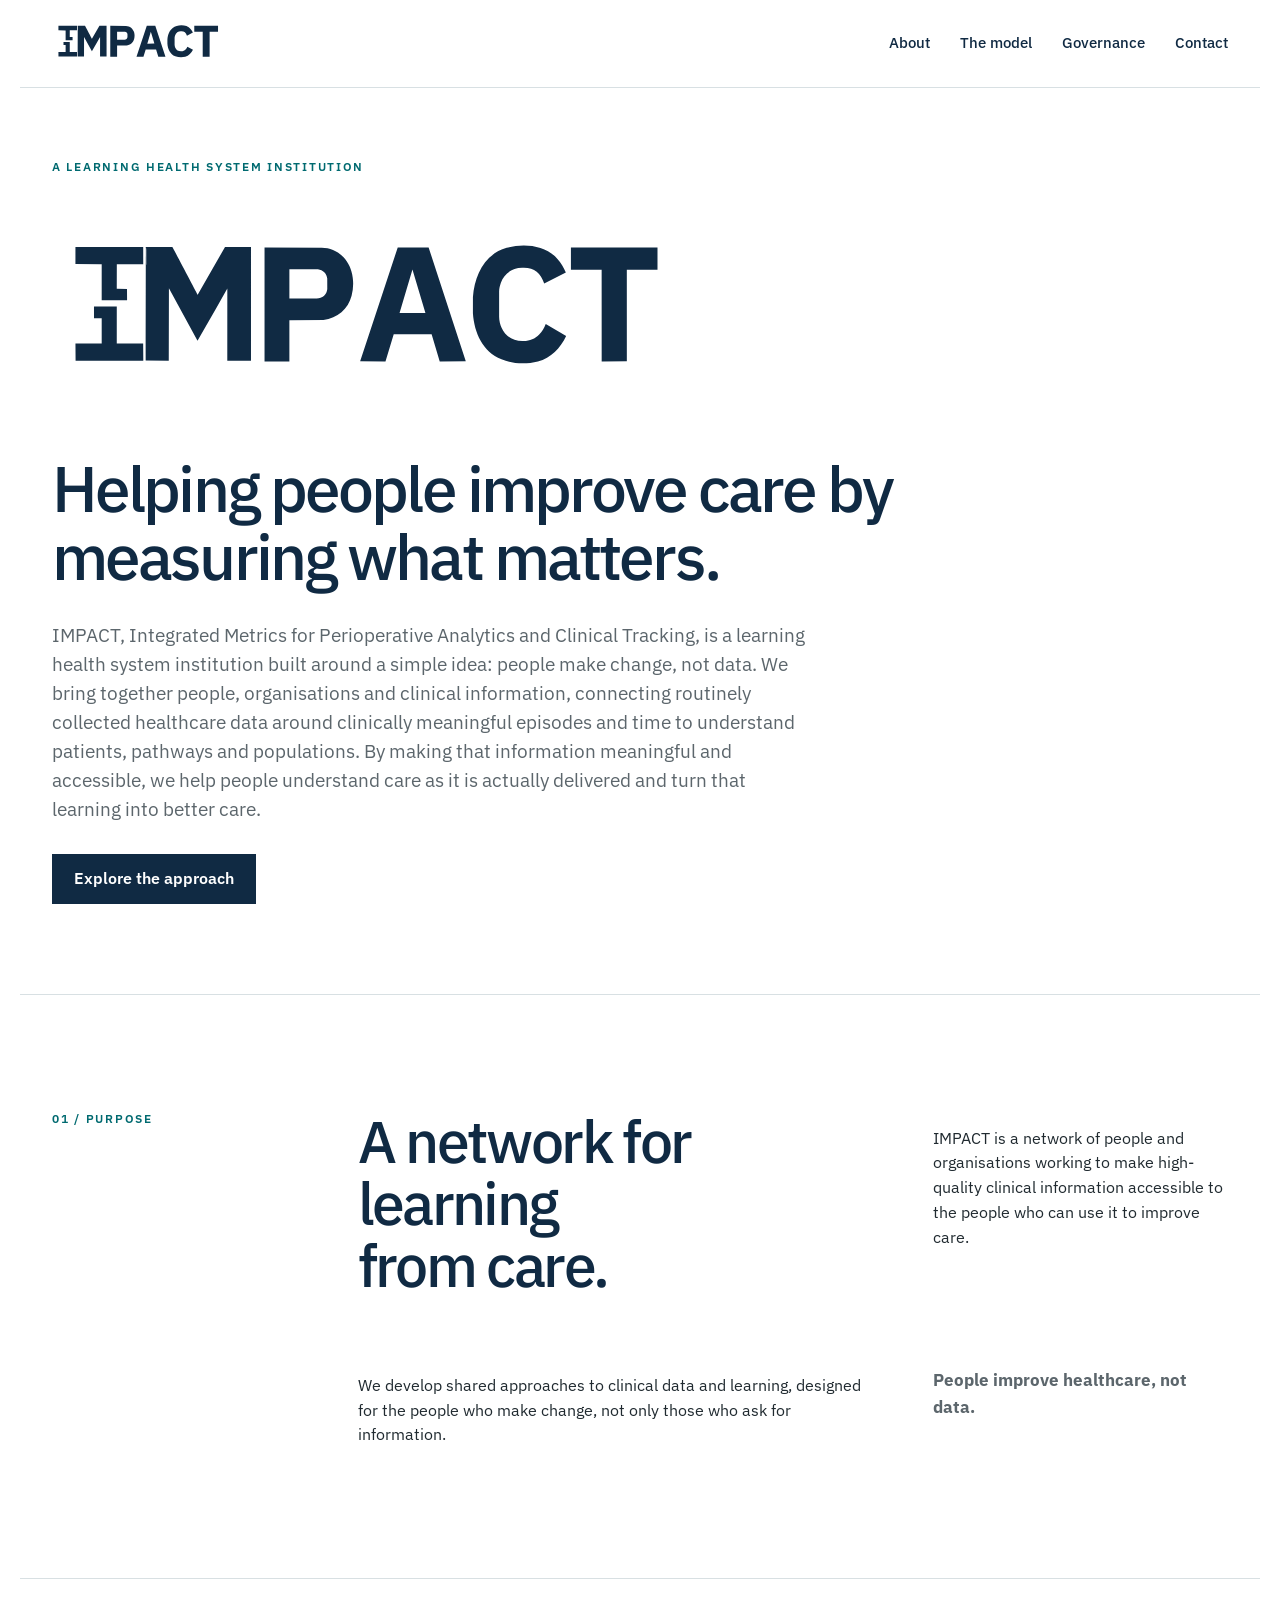
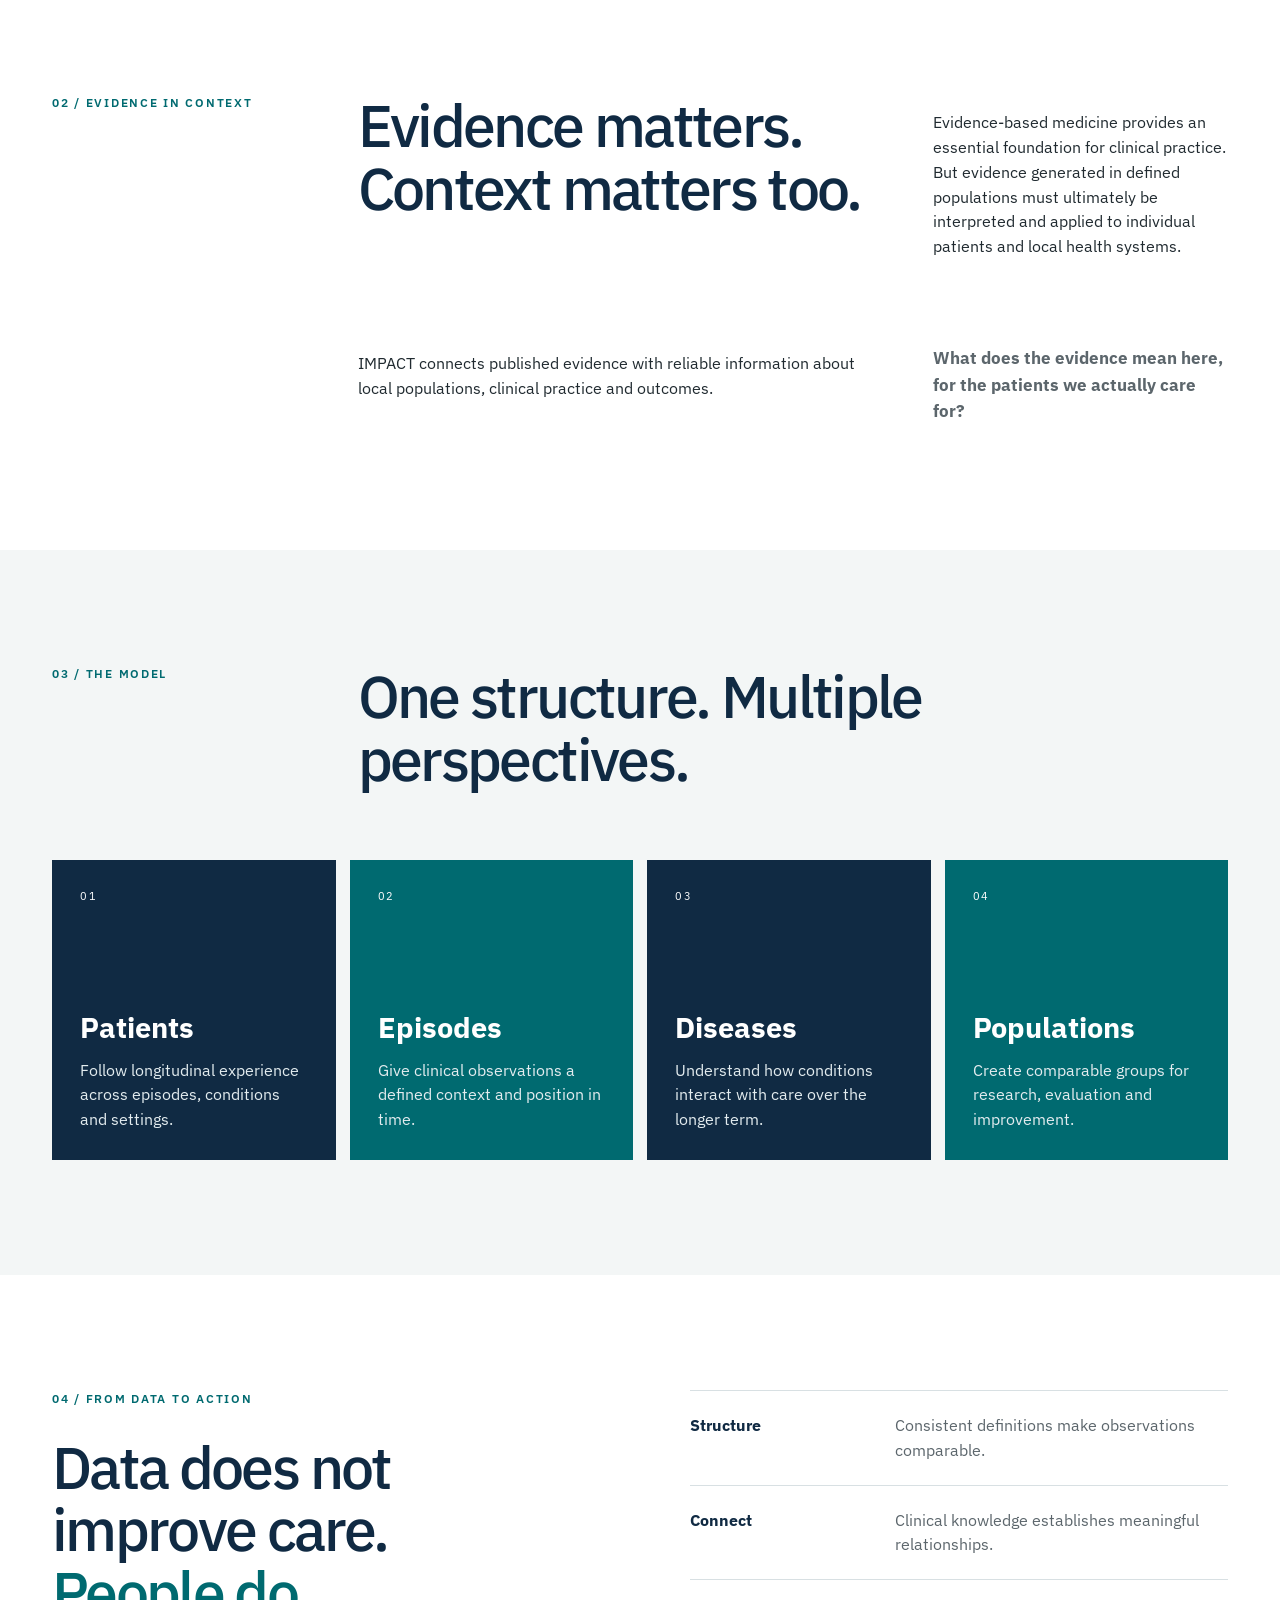
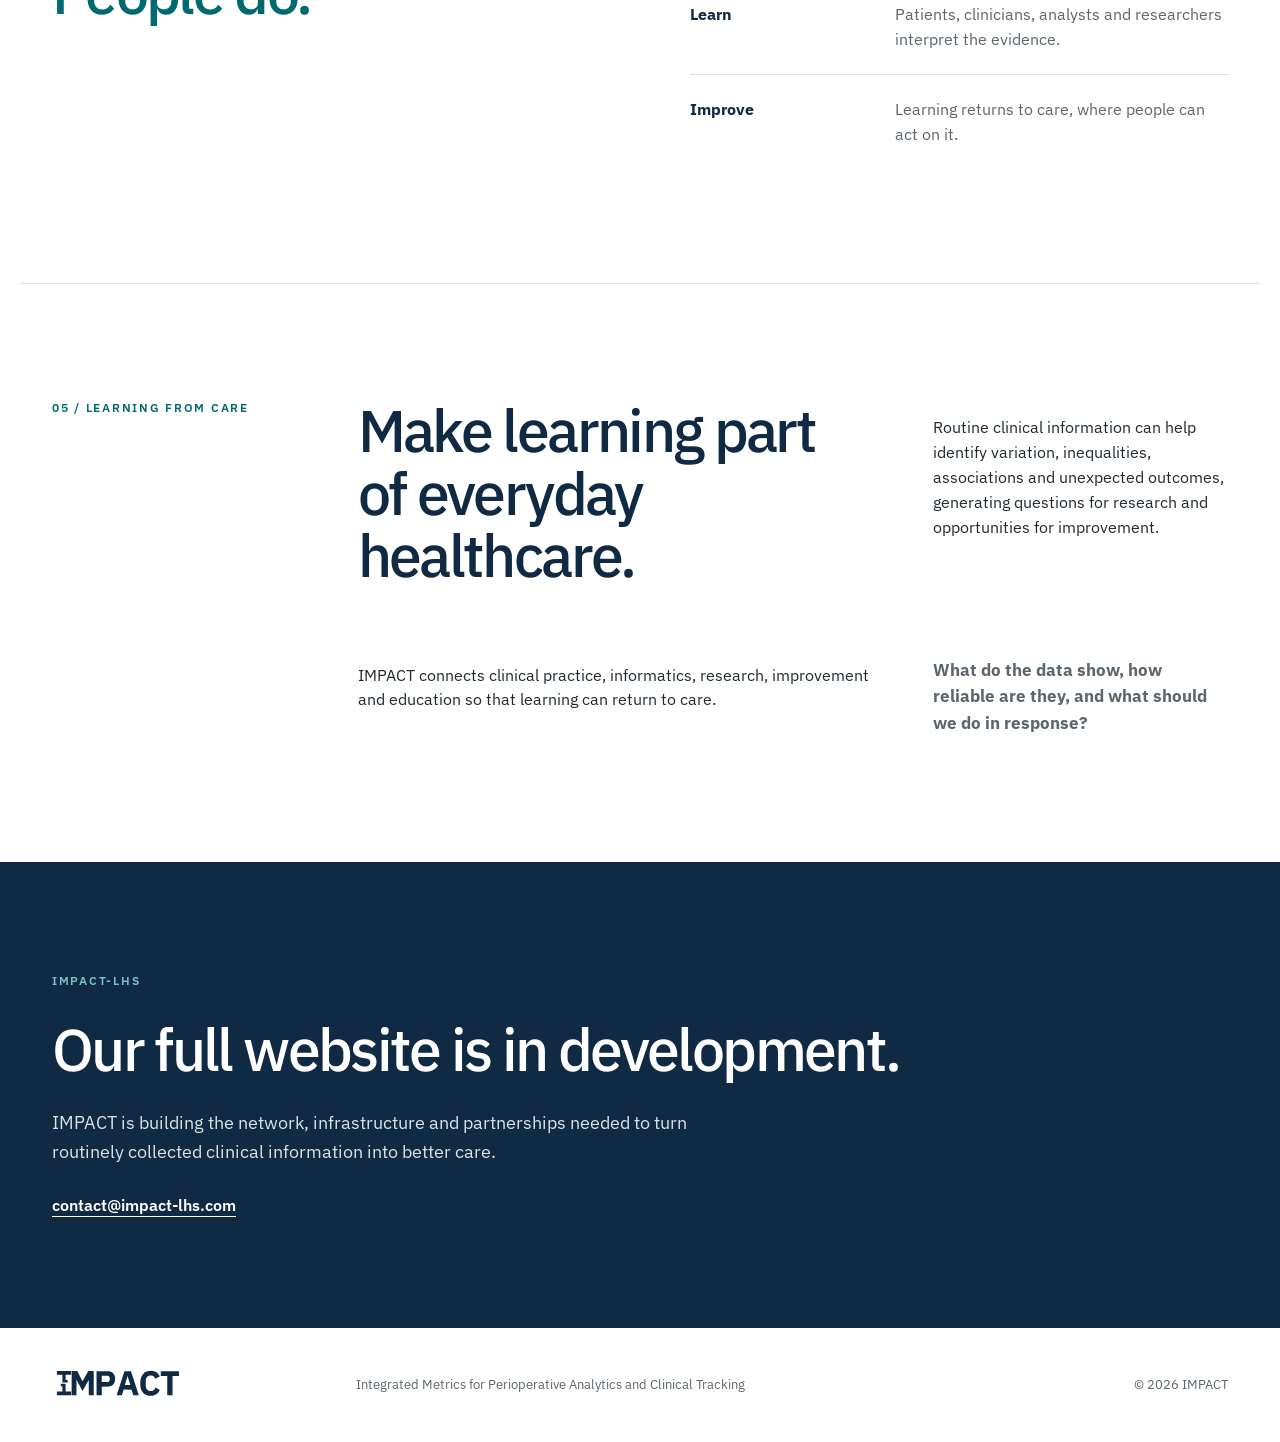
<file: index.html>
<!doctype html>
<html lang="en-GB">
<head>
  <meta charset="utf-8">
  <meta name="viewport" content="width=device-width, initial-scale=1">
  <meta name="description" content="IMPACT connects clinically meaningful healthcare data around episodes and time, helping people improve care by measuring what matters.">
  <meta name="theme-color" content="#102A43">
  <title>IMPACT | Measuring what matters</title>
  <link rel="preconnect" href="https://fonts.googleapis.com">
  <link rel="preconnect" href="https://fonts.gstatic.com" crossorigin>
  <link href="https://fonts.googleapis.com/css2?family=IBM+Plex+Sans:wght@400;500;600&display=swap" rel="stylesheet">
  <link rel="stylesheet" href="styles.css">
</head>
<body>
  <a class="skip-link" href="#main">Skip to content</a>

  <header class="site-header">
    <a class="brand" href="#top" aria-label="IMPACT home">
      <img src="assets/impact-logo.svg" alt="IMPACT">
    </a>
    <nav aria-label="Primary navigation">
      <a href="#about">About</a>
      <a href="#model">The model</a>
      <a href="governance.html">Governance</a>
      <a href="#contact">Contact</a>
    </nav>
  </header>

  <main id="main">
    <section class="hero" id="top">
      <div class="hero-copy">
        <p class="eyebrow">A learning health system institution </p>
        <img class="hero-logo" src="assets/impact-logo.svg" alt="IMPACT">
        <h1>Helping people improve care by measuring what matters.</h1>
        <p class="intro">IMPACT, Integrated Metrics for Perioperative Analytics and Clinical Tracking, is a learning health system institution built around a simple idea: people make change, not data. We bring together people, organisations and clinical information, connecting routinely collected healthcare data around clinically meaningful episodes and time to understand patients, pathways and populations. By making that information meaningful and accessible, we help people understand care as it is actually delivered and turn that learning into better care.</p>
        <a class="button" href="#about">Explore the approach</a>
      </div>


    </section>

   <section class="purpose" id="about">
  <p class="section-label">01 / Purpose</p>
  <div>
    <h2>A network for learning<br>from care.</h2>

    <p>IMPACT is a network of people and organisations working to make high-quality clinical information accessible to the people who can use it to improve care.</p>

    <p>We develop shared approaches to clinical data and learning, designed for the people who make change, not only those who ask for information.</p>

    <p><strong>People improve healthcare, not data.</strong></p>
  </div>
</section>

<section class="purpose">
  <p class="section-label">02 / Evidence in context</p>
  <div>
    <h2>Evidence matters.<br>Context matters too.</h2>

    <p>Evidence-based medicine provides an essential foundation for clinical practice. But evidence generated in defined populations must ultimately be interpreted and applied to individual patients and local health systems.</p>

    <p>IMPACT connects published evidence with reliable information about local populations, clinical practice and outcomes.</p>

    <p><strong>What does the evidence mean here, for the patients we actually care for?</strong></p>
  </div>
</section>
    
    <section class="model" id="model">
      <div class="section-heading">
        <p class="section-label">03 / The model</p>
        <h2>One structure. Multiple perspectives.</h2>
      </div>
      <div class="perspectives">
        <article><span>01</span><h3>Patients</h3><p>Follow longitudinal experience across episodes, conditions and settings.</p></article>
        <article><span>02</span><h3>Episodes</h3><p>Give clinical observations a defined context and position in time.</p></article>
        <article><span>03</span><h3>Diseases</h3><p>Understand how conditions interact with care over the longer term.</p></article>
        <article><span>04</span><h3>Populations</h3><p>Create comparable groups for research, evaluation and improvement.</p></article>
      </div>
    </section>

    <section class="principle">
      <div class="principle-copy">
        <p class="section-label">04 / From data to action</p>
        <h2>Data does not improve care.<br><em>People do.</em></h2>
      </div>
      <ol>
        <li><strong>Structure</strong><span>Consistent definitions make observations comparable.</span></li>
        <li><strong>Connect</strong><span>Clinical knowledge establishes meaningful relationships.</span></li>
        <li><strong>Learn</strong><span>Patients, clinicians, analysts and researchers interpret the evidence.</span></li>
        <li><strong>Improve</strong><span>Learning returns to care, where people can act on it.</span></li>
      </ol>
    </section>

<section class="purpose">
  <p class="section-label">05 / Learning from care</p>
  <div>
    <h2>Make learning part<br>of everyday healthcare.</h2>

    <p>Routine clinical information can help identify variation, inequalities, associations and unexpected outcomes, generating questions for research and opportunities for improvement.</p>

    <p>IMPACT connects clinical practice, informatics, research, improvement and education so that learning can return to care.</p>

    <p><strong>What do the data show, how reliable are they, and what should we do in response?</strong></p>
  </div>
</section>
    
    <section class="holding" id="contact">
      <p class="section-label">IMPACT-LHS</p>
      <h2>Our full website is in development.</h2>
      <p>IMPACT is building the network, infrastructure and partnerships needed to turn routinely collected clinical information into better care.</p>
      <a href="mailto:contact@impact-lhs.com">contact@impact-lhs.com</a>
    </section>
  </main>

  <footer>
    <img src="assets/impact-logo.svg" alt="IMPACT">
    <p>Integrated Metrics for Perioperative Analytics and Clinical Tracking</p>
    <p>© <span id="year"></span> IMPACT</p>
  </footer>
  <script src="script.js"></script>
</body>
</html>
</file>
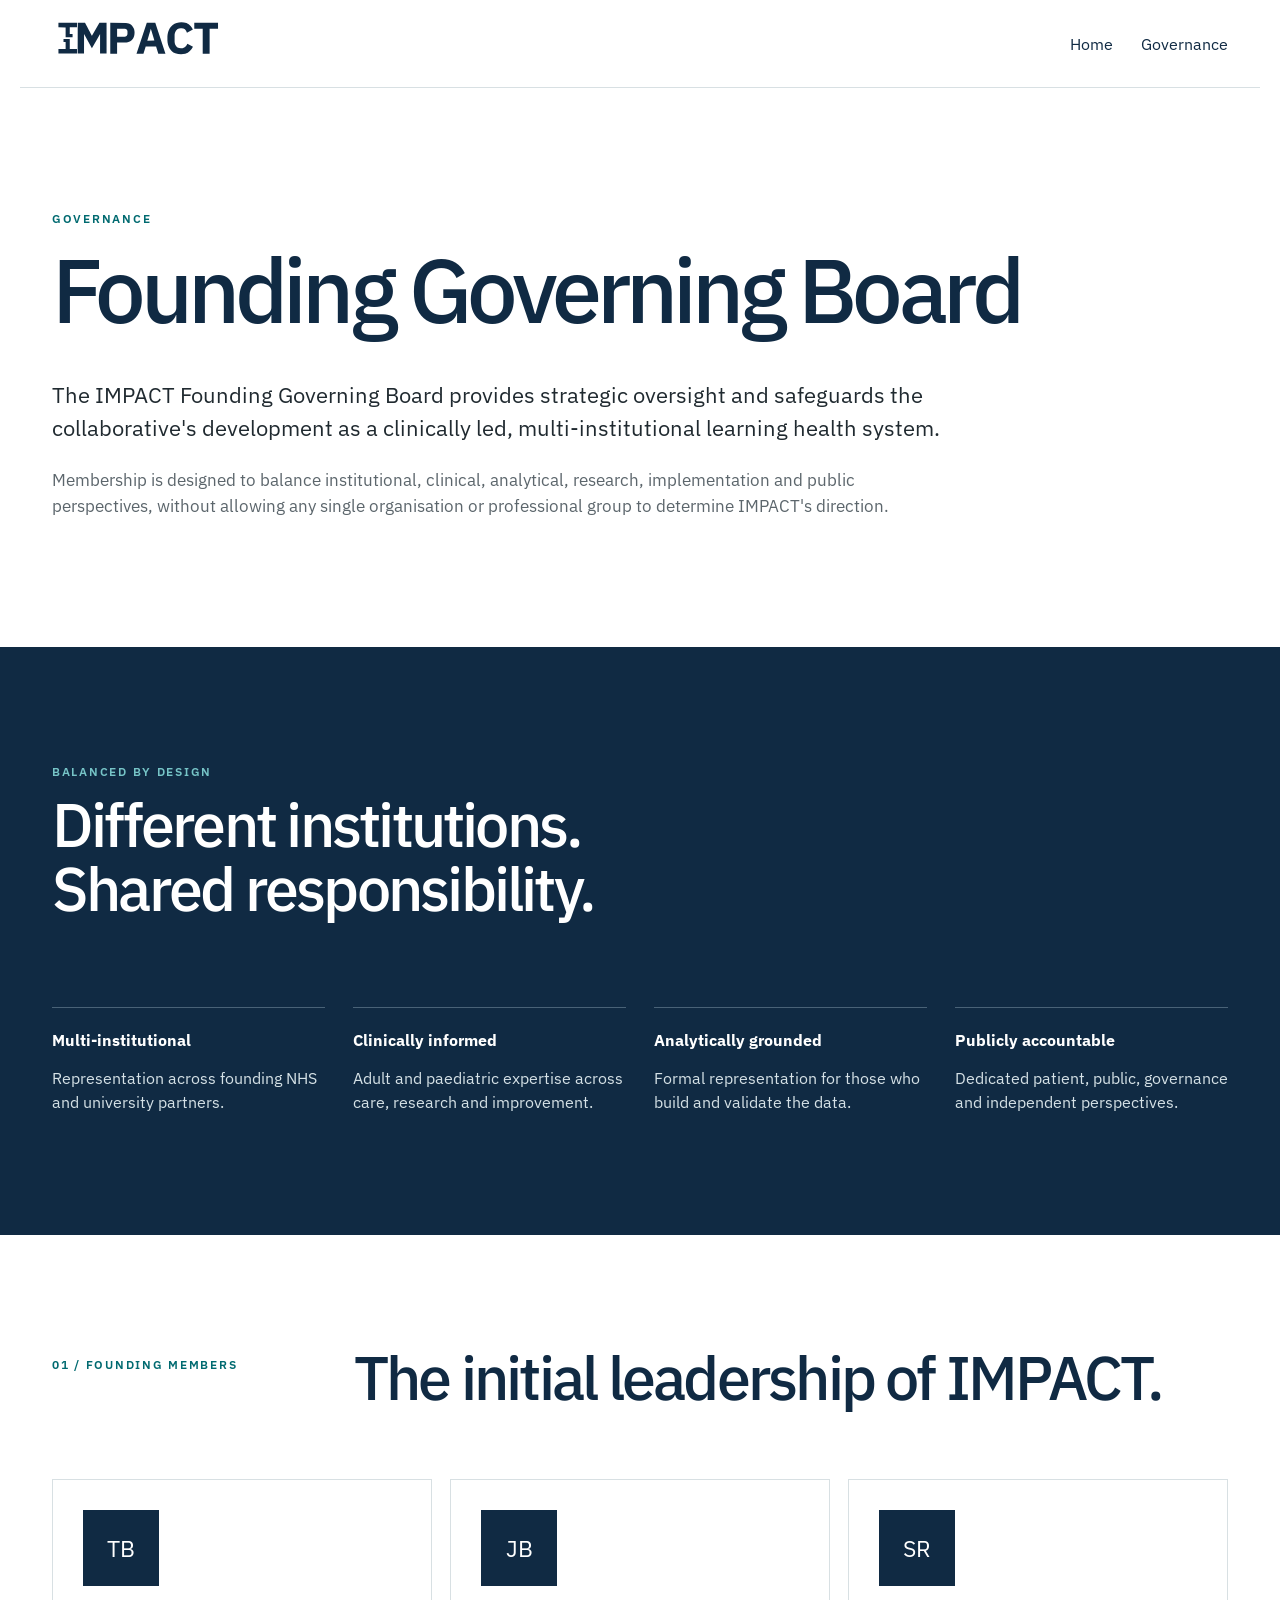
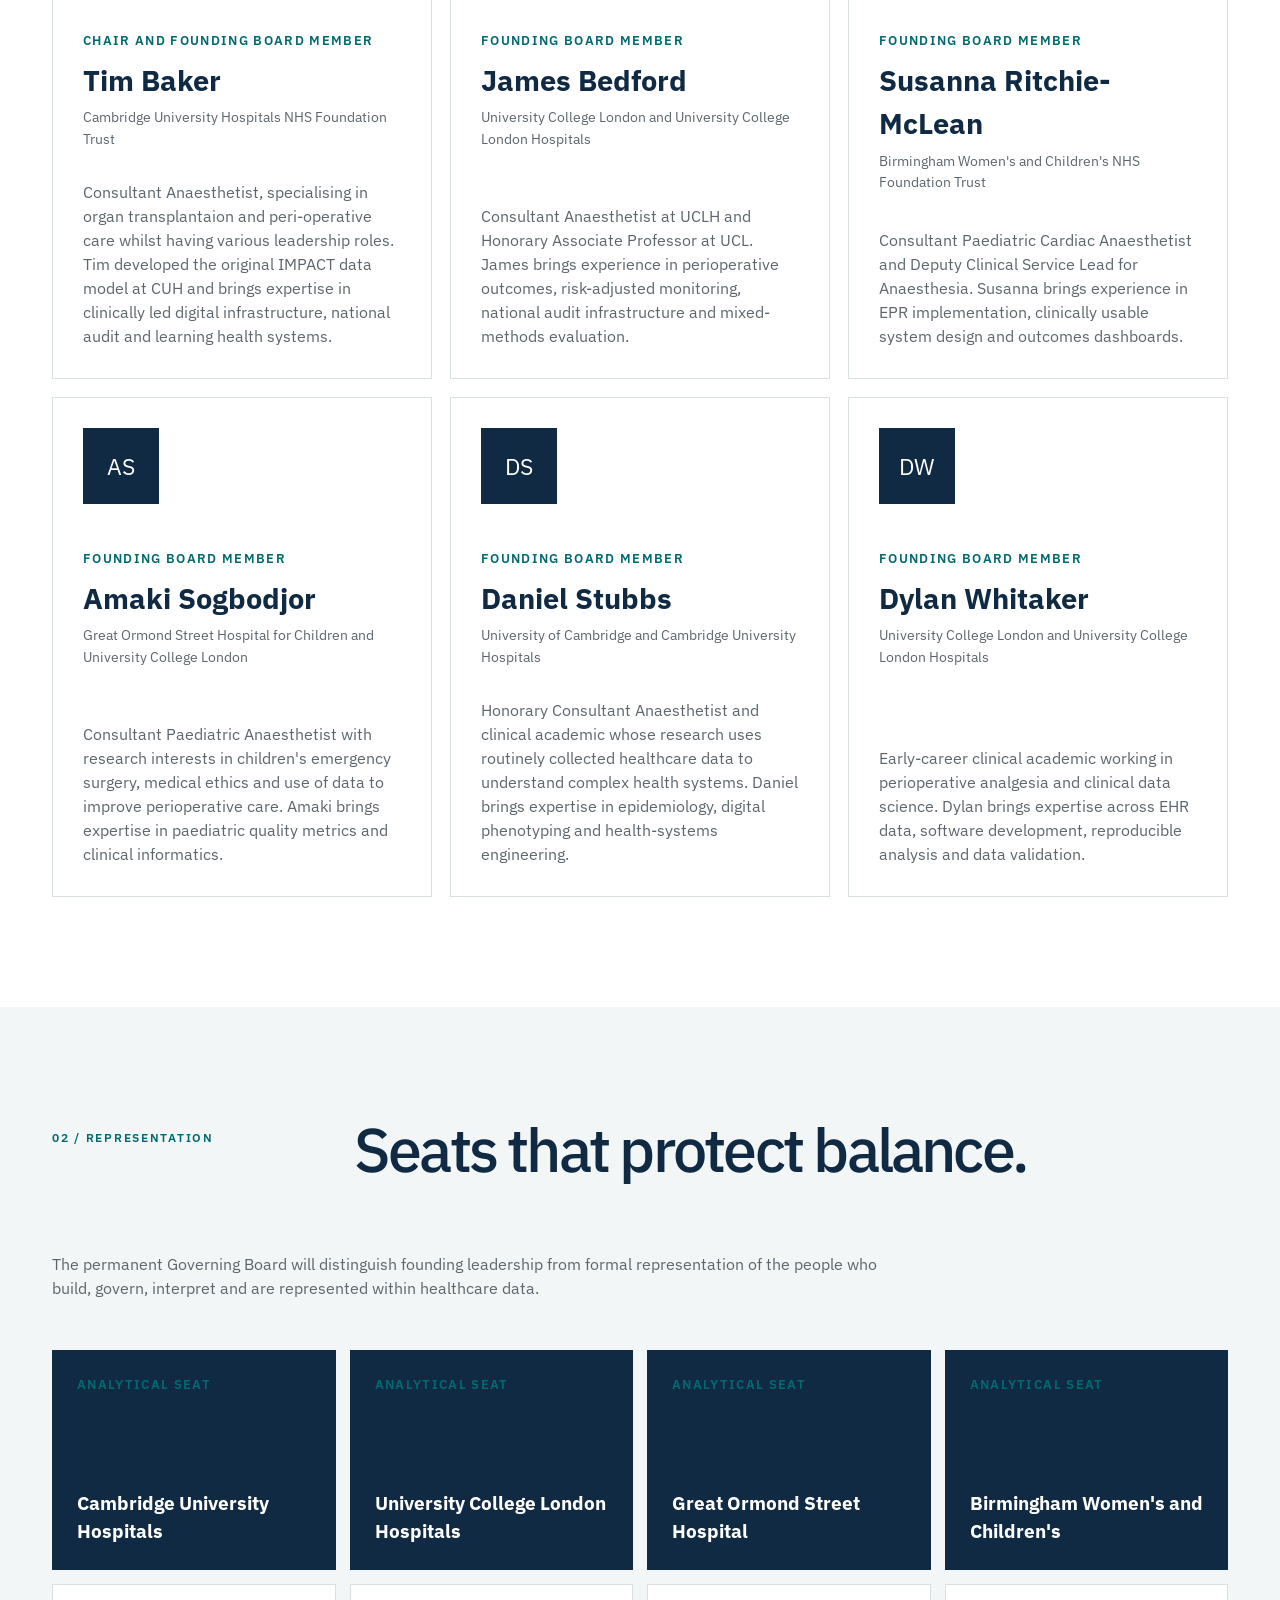
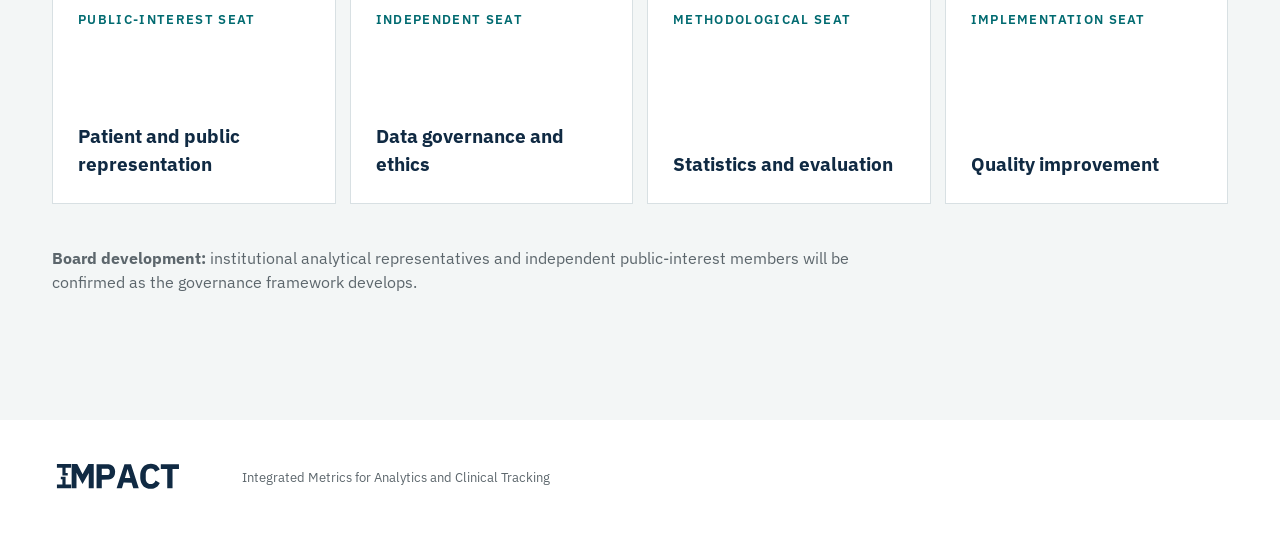
<file: governance.html>
<!doctype html><html lang="en-GB"><head><meta charset="utf-8"><meta name="viewport" content="width=device-width,initial-scale=1"><title>Founding Governing Board | IMPACT</title><link rel="preconnect" href="https://fonts.googleapis.com"><link rel="preconnect" href="https://fonts.gstatic.com" crossorigin><link href="https://fonts.googleapis.com/css2?family=IBM+Plex+Sans:wght@400;500;600&display=swap" rel="stylesheet"><link rel="stylesheet" href="governance.css"></head><body>
<header><a href="index.html"><img src="assets/impact-logo.svg" alt="IMPACT"></a><nav><a href="index.html">Home</a><a aria-current="page" href="governance.html">Governance</a></nav></header>
<main><section class="hero"><p class="label">Governance</p><h1>Founding Governing Board</h1><p class="lead">The IMPACT Founding Governing Board provides strategic oversight and safeguards the collaborative's development as a clinically led, multi-institutional learning health system.</p><p class="sub">Membership is designed to balance institutional, clinical, analytical, research, implementation and public perspectives, without allowing any single organisation or professional group to determine IMPACT's direction.</p></section>
<section class="balance"><p class="label">Balanced by design</p><h2>Different institutions.<br>Shared responsibility.</h2><div class="points"><p><b>Multi-institutional</b><span>Representation across founding NHS and university partners.</span></p><p><b>Clinically informed</b><span>Adult and paediatric expertise across care, research and improvement.</span></p><p><b>Analytically grounded</b><span>Formal representation for those who build and validate the data.</span></p><p><b>Publicly accountable</b><span>Dedicated patient, public, governance and independent perspectives.</span></p></div></section>
<section class="members"><div class="heading"><p class="label">01 / Founding members</p><h2>The initial leadership of IMPACT.</h2></div><div class="grid">
<article><i>TB</i><small>Chair and Founding Board Member</small><h3>Tim Baker</h3><strong>Cambridge University Hospitals NHS Foundation Trust</strong><p> Consultant Anaesthetist, specialising in organ transplantaion and peri-operative care whilst having various leadership roles. Tim developed the original IMPACT data model at CUH and brings expertise in clinically led digital infrastructure, national audit and learning health systems.</p></article>
<article><i>JB</i><small>Founding Board Member</small><h3>James Bedford</h3><strong>University College London and University College London Hospitals</strong><p>Consultant Anaesthetist at UCLH and Honorary Associate Professor at UCL. James brings experience in perioperative outcomes, risk-adjusted monitoring, national audit infrastructure and mixed-methods evaluation.</p></article>
<article><i>SR</i><small>Founding Board Member</small><h3>Susanna Ritchie-McLean</h3><strong>Birmingham Women's and Children's NHS Foundation Trust</strong><p>Consultant Paediatric Cardiac Anaesthetist and Deputy Clinical Service Lead for Anaesthesia. Susanna brings experience in EPR implementation, clinically usable system design and outcomes dashboards.</p></article> 
<article><i>AS</i><small>Founding Board Member</small><h3>Amaki Sogbodjor</h3><strong>Great Ormond Street Hospital for Children and University College London</strong><p>Consultant Paediatric Anaesthetist with research interests in children's emergency surgery, medical ethics and use of data to improve perioperative care. Amaki brings expertise in paediatric quality metrics and clinical informatics.</p></article>
<article><i>DS</i><small>Founding Board Member</small><h3>Daniel Stubbs</h3><strong>University of Cambridge and Cambridge University Hospitals</strong><p>Honorary Consultant Anaesthetist and clinical academic whose research uses routinely collected healthcare data to understand complex health systems. Daniel brings expertise in epidemiology, digital phenotyping and health-systems engineering.</p></article> 
<article><i>DW</i><small>Founding Board Member</small><h3>Dylan Whitaker</h3><strong>University College London and University College London Hospitals</strong><p>Early-career clinical academic working in perioperative analgesia and clinical data science. Dylan brings expertise across EHR data, software development, reproducible analysis and data validation.</p></article>

</div></section>
<section class="seats"><div class="heading"><p class="label">02 / Representation</p><h2>Seats that protect balance.</h2></div><p class="intro">The permanent Governing Board will distinguish founding leadership from formal representation of the people who build, govern, interpret and are represented within healthcare data.</p><div class="seatgrid"><article><small>Analytical seat</small><h3>Cambridge University Hospitals</h3></article><article><small>Analytical seat</small><h3>University College London Hospitals</h3></article><article><small>Analytical seat</small><h3>Great Ormond Street Hospital</h3></article><article><small>Analytical seat</small><h3>Birmingham Women's and Children's</h3></article><article class="open"><small>Public-interest seat</small><h3>Patient and public representation</h3></article><article class="open"><small>Independent seat</small><h3>Data governance and ethics</h3></article><article class="open"><small>Methodological seat</small><h3>Statistics and evaluation</h3></article><article class="open"><small>Implementation seat</small><h3>Quality improvement</h3></article></div><p class="note"><b>Board development:</b> institutional analytical representatives and independent public-interest members will be confirmed as the governance framework develops.</p></section></main>
<footer><img src="assets/impact-logo.svg" alt="IMPACT"><p>Integrated Metrics for Analytics and Clinical Tracking</p></footer></body></html>
</file>
<file: styles.css>
:root{--navy:#102A43;--teal:#006A70;--ink:#202A30;--muted:#5C666C;--pale:#F3F6F6;--line:#D8E0E3;--white:#fff;--max:1240px}*{box-sizing:border-box}html{scroll-behavior:smooth}body{margin:0;background:var(--white);color:var(--ink);font-family:"IBM Plex Sans",Arial,sans-serif;line-height:1.55}.skip-link{position:absolute;left:-9999px}.skip-link:focus{left:1rem;top:1rem;z-index:20;background:#fff;padding:.7rem}.site-header{height:88px;max-width:var(--max);padding:0 32px;margin:auto;display:flex;align-items:center;justify-content:space-between;border-bottom:1px solid var(--line)}.brand img{display:block;width:170px;height:auto}nav{display:flex;gap:30px}nav a{color:var(--navy);text-decoration:none;font-size:.92rem;font-weight:500}nav a:hover{color:var(--teal)}.hero{max-width:var(--max);min-height:calc(100vh - 88px);margin:auto;padding:70px 32px 90px;display:grid;grid-template-columns:1fr;align-items:center}.eyebrow,.section-label{margin:0 0 28px;color:var(--teal);font-size:.72rem;font-weight:600;letter-spacing:.15em;text-transform:uppercase}.hero-logo{display:block;width:min(620px,100%);height:auto;margin:0 0 34px}.hero h1,h2{margin:0;color:var(--navy);font-weight:500;letter-spacing:-.045em;line-height:1.06}.hero h1{max-width:900px;font-size:clamp(2.7rem,5vw,5rem)}.intro{max-width:760px;margin:30px 0;color:var(--muted);font-size:1.17rem}.button{display:inline-flex;align-items:center;min-height:50px;padding:0 22px;background:var(--navy);color:#fff;text-decoration:none;font-weight:600}.button:hover{background:var(--teal)}.purpose,.model,.principle{max-width:var(--max);margin:auto;padding:115px 32px}.purpose{display:grid;grid-template-columns:.65fr 2.35fr;gap:65px;border-top:1px solid var(--line)}h2{font-size:clamp(2.45rem,4.6vw,4.8rem)}.purpose>div{display:grid;grid-template-columns:1.4fr .8fr;gap:60px}.purpose p:last-child{margin:10px 0;color:var(--muted);font-size:1.08rem}.model{max-width:none;background:var(--pale);padding-left:max(32px,calc((100vw - var(--max))/2 + 32px));padding-right:max(32px,calc((100vw - var(--max))/2 + 32px))}.section-heading{display:grid;grid-template-columns:.65fr 2.35fr;gap:65px;margin-bottom:70px}.perspectives{display:grid;grid-template-columns:repeat(4,1fr);gap:14px}.perspectives article{min-height:300px;padding:28px;display:flex;flex-direction:column;background:var(--navy);color:#fff}.perspectives article:nth-child(even){background:var(--teal)}.perspectives article>span{font-size:.7rem;letter-spacing:.14em}.perspectives h3{margin:auto 0 8px;font-size:1.8rem}.perspectives p{margin:0;color:#E3ECEF}.principle{display:grid;grid-template-columns:1fr 1fr;gap:100px}.principle h2 em{color:var(--teal);font-style:normal}.principle ol{list-style:none;margin:0;padding:0}.principle li{display:grid;grid-template-columns:.7fr 1.3fr;gap:25px;padding:22px 0;border-top:1px solid var(--line)}.principle strong{color:var(--navy)}.principle span{color:var(--muted)}.holding{padding:110px max(32px,calc((100vw - var(--max))/2 + 32px));background:var(--navy);color:#fff}.holding .section-label{color:#76C4C7}.holding h2{max-width:900px;color:#fff}.holding>p:not(.section-label){max-width:680px;margin:28px 0;color:#D8E4E9;font-size:1.15rem}.holding a{color:#fff;font-weight:600;text-underline-offset:5px}footer{max-width:var(--max);margin:auto;padding:34px 32px;display:grid;grid-template-columns:1fr 2fr 1fr;align-items:center;gap:20px;color:var(--muted);font-size:.8rem}footer img{width:130px}footer p:last-child{text-align:right}
@media(max-width:900px){.site-header{height:72px}.brand img{width:140px}.hero{grid-template-columns:1fr;min-height:auto}.linkage-mark{min-height:500px}.purpose,.purpose>div,.section-heading,.principle{grid-template-columns:1fr}.perspectives{grid-template-columns:1fr 1fr}.principle{gap:55px}footer{grid-template-columns:1fr}footer p{margin:0}footer p:last-child{text-align:left}}
@media(max-width:600px){.site-header{padding:0 20px}nav{gap:14px}nav a:nth-child(2){display:none}.hero,.purpose,.model,.principle{padding:72px 20px}.hero h1{font-size:2.65rem}.hero-logo{margin-bottom:26px}.linkage-mark{min-height:410px}.dataset{height:27%}.linkage-mark>p{font-size:.92rem}.perspectives{grid-template-columns:1fr}.perspectives article{min-height:220px}.holding{padding:78px 20px}footer{padding:30px 20px}}
@media(prefers-reduced-motion:reduce){html{scroll-behavior:auto}}
</file>
<file: governance.css>
:root{--n:#102A43;--t:#006A70;--m:#5C666C;--p:#F3F6F6;--l:#D8E0E3;--max:1240px}*{box-sizing:border-box}body{margin:0;font-family:"IBM Plex Sans",Arial,sans-serif;color:#202A30;line-height:1.5}header{height:88px;max-width:var(--max);margin:auto;padding:0 32px;display:flex;align-items:center;justify-content:space-between;border-bottom:1px solid var(--l)}header img{width:170px}nav{display:flex;gap:28px}nav a{color:var(--n);text-decoration:none}.hero,.members,.seats{max-width:var(--max);margin:auto;padding:110px 32px}.label{color:var(--t);font-size:.72rem;font-weight:600;letter-spacing:.15em;text-transform:uppercase}.hero h1{margin:20px 0 45px;color:var(--n);font-size:clamp(3.4rem,7vw,7rem);line-height:.96;letter-spacing:-.055em;font-weight:500}.lead{max-width:900px;font-size:1.4rem}.sub{max-width:900px;color:var(--m);font-size:1.08rem}.balance{padding:105px max(32px,calc((100vw - var(--max))/2 + 32px));background:var(--n);color:white}.balance .label{color:#76C4C7}h2{margin:0;color:var(--n);font-size:clamp(2.5rem,4.8vw,4.8rem);line-height:1.05;letter-spacing:-.045em;font-weight:500}.balance h2{color:white}.points{display:grid;grid-template-columns:repeat(4,1fr);gap:28px;margin-top:70px}.points p{border-top:1px solid #496277;padding-top:20px}.points b,.points span{display:block}.points span{margin-top:14px;color:#D5E1E6}.heading{display:grid;grid-template-columns:.65fr 2.35fr;gap:60px;margin-bottom:70px}.grid{display:grid;grid-template-columns:repeat(3,1fr);gap:18px}.grid article{min-height:500px;padding:30px;border:1px solid var(--l);display:flex;flex-direction:column}.grid i{width:76px;height:76px;margin-bottom:45px;display:grid;place-items:center;background:var(--n);color:white;font-style:normal;font-size:1.45rem}.grid small,.seatgrid small{color:var(--t);font-weight:600;letter-spacing:.1em;text-transform:uppercase}.grid h3{margin:8px 0 5px;color:var(--n);font-size:1.8rem}.grid strong{color:var(--m);font-size:.88rem;font-weight:400}.grid article>p{margin:auto 0 0;color:var(--m)}.seats{max-width:none;background:var(--p);padding-left:max(32px,calc((100vw - var(--max))/2 + 32px));padding-right:max(32px,calc((100vw - var(--max))/2 + 32px))}.intro,.note{max-width:850px;color:var(--m)}.seatgrid{display:grid;grid-template-columns:repeat(4,1fr);gap:14px;margin-top:50px}.seatgrid article{min-height:220px;padding:25px;background:var(--n);color:white;display:flex;flex-direction:column}.seatgrid h3{margin:auto 0 0}.seatgrid .open{background:white;color:var(--n);border:1px solid var(--l)}.note{margin-top:42px}footer{max-width:var(--max);margin:auto;padding:35px 32px;display:flex;align-items:center;gap:60px;color:var(--m);font-size:.82rem}footer img{width:130px}@media(max-width:950px){.points,.seatgrid{grid-template-columns:1fr 1fr}.grid{grid-template-columns:1fr 1fr}.heading{grid-template-columns:1fr}}@media(max-width:620px){header,.hero,.members,.seats{padding-left:20px;padding-right:20px}.points,.grid,.seatgrid{grid-template-columns:1fr}.grid article{min-height:auto}.grid article>p{margin-top:30px}footer{padding:30px 20px;display:block}footer img{margin-bottom:15px}}
</file>
